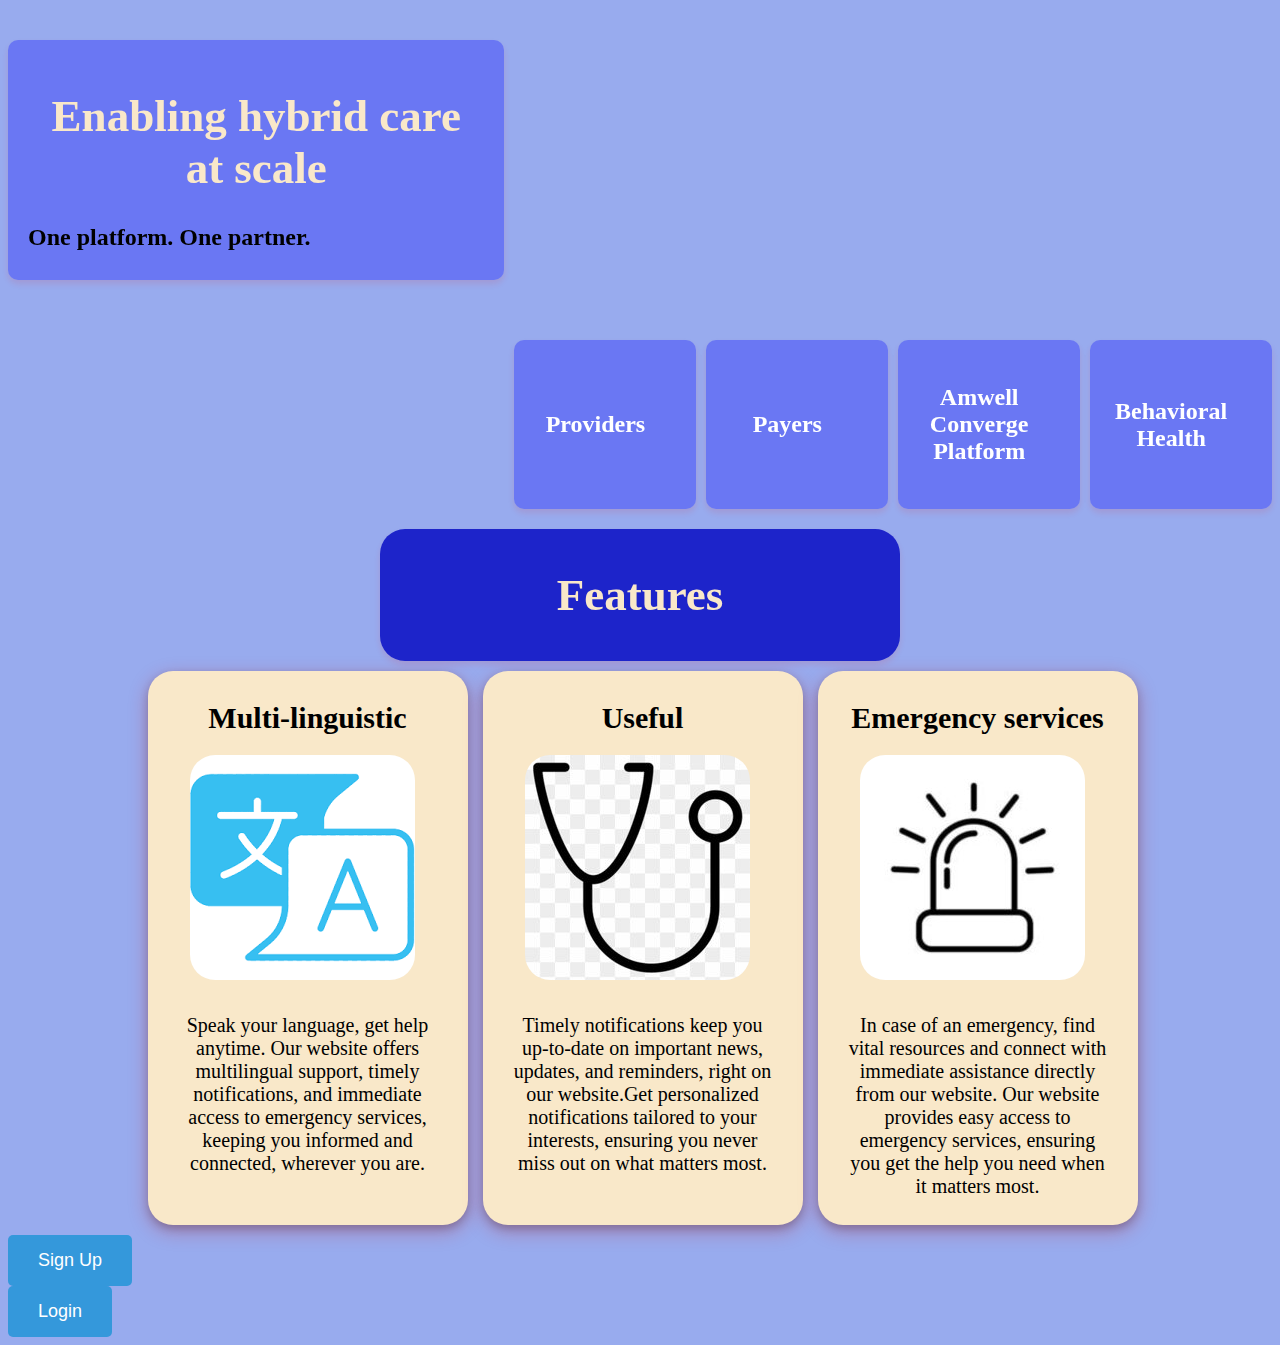
<file: index.html>
<!DOCTYPE html>
<html lang="en">
<head>
    <meta charset="UTF-8">
    <meta name="viewport" content="width=device-width, initial-scale=1.0">
    <link rel="stylesheet" href="./style.css">
    <link rel="stylesheet" href="./vallen.css">
    <title>Document</title>
</head>
<body>
<!-- Vallen's code -->
<div id="vallen-box">
<div class="main box">
    <div class="main">
        <div class="masthead__content">
            <h1 id="HomepageMasthead" class="masthead__heading-text rtf">
                Enabling hybrid care at scale
            </h1>
            <h2 class="masthead__subheading-text rtf">
                One platform. One partner.
            </h2>
        </div>
        <div class="providers">
            <p>Providers</p>
        </div>
        <div class="payers">
            <p>Payers</p>
        </div>
        <div class="Amwell_Converge_Platform">
            <p>Amwell Converge Platform</p>
        </div>
        <div class="Behavioral_Health">
            <p>Behavioral Health</p>
        </div>
    </div>
</div>
</div></div>
<!-- Vallen's code end -->
<!-- Azaan's code -->
    <div id="head"><h1>Features</h1></div>
    
    <div class="cards">
    <div id="cards-back">
        <div class="card-1">
            <div class="card-body">
                <h5 class="card-title">Multi-linguistic</h5>
                <img src="./download.png">
                <p class="card-text">Speak your language, get help anytime. Our website offers multilingual support, timely notifications, and immediate access to emergency services, keeping you informed and connected, wherever you are.</p>
            </div>
        </div>
    </div>
    <div id="cards-back">
        <div class="card-1">
            <div class="card-body">
                <h5 class="card-title">Useful </h5>
                <img id="useful-img" src="./useful.jpg">
                <p class="card-text">Timely notifications keep you up-to-date on important news, updates, and reminders, right on our website.Get personalized notifications tailored to your interests, ensuring you never miss out on what matters most.</p>
            </div>
        </div>
    </div>
<div id="cards-back">
        <div class="card-1">
            <div class="card-body">
                <h5 class="card-title">Emergency services</h5>
                <img src="./emergency-alarm-light-line-style-icon-free-vector.jpg">
                <p class="card-text">In case of an emergency, find vital resources and connect with immediate assistance directly from our website. Our website provides easy access to emergency services, ensuring you get the help you need when it matters most.</p>
            </div>
        </div>
    </div>
</div>
<!-- Azaan's code end-->

<!-- Sign up button -->
<div>
    <a href="./sign.html">
<button class="styled-button">Sign Up</button>
    </a>
</div>


<!-- Login button -->
<a href="./login.html">
<button class="styled-button">Login</button>
</a>
<!-- Login button -->
<script src="//code.tidio.co/he1bucp5nhzjy6dkn0gebktcpzprni0d.js" async></script>
</body>
</html>
</file>
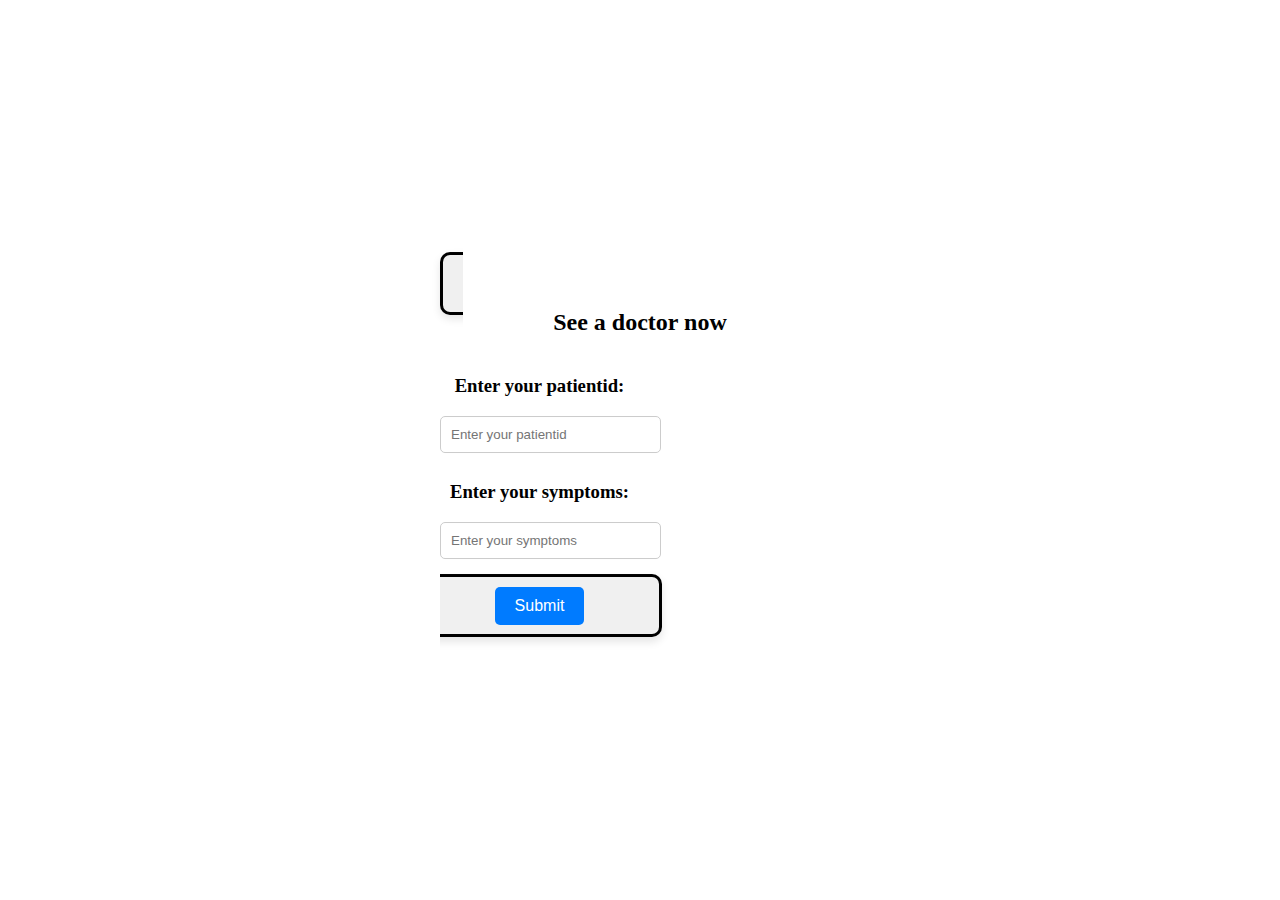
<file: see-a-doctor.html>
<!DOCTYPE html>
<html lang="en">
<head>
    <meta charset="UTF-8">
    <meta name="viewport" content="width=device-width, initial-scale=1.0">
    <link rel="stylesheet" href="see-a-doctor.css">
    <title>Contact a doctor</title>
</head>
<body>
    <div class="card">
        <card>
            <h1>See a doctor now</h1>
            <form>
                <h3>Enter your patientid:</h3>
                <input type="text" id="userid" name="userid" placeholder= "Enter your patientid" required>
                <h3>Enter your symptoms:</h3>
                <input type="text" id="username" name="username" placeholder="Enter your symptoms" required>
                <br>
                <br>
                <button type="submit">Submit</button>
            </form>
        </card>
    </div>
</body>
</html>
</file>
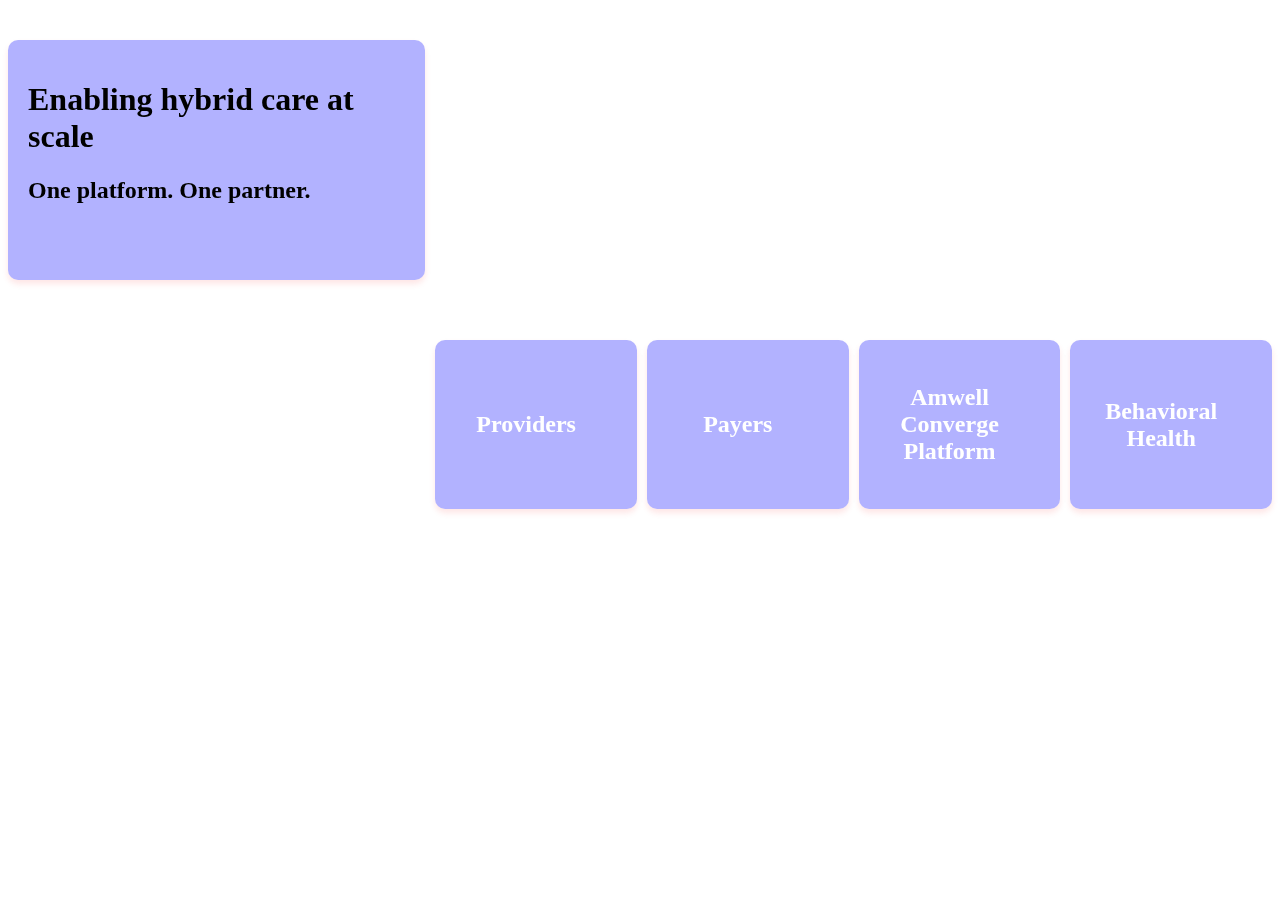
<file: vallen.html>
<!DOCTYPE html>
<html lang="en">
<head>
    <meta charset="UTF-8">
    <meta name="viewport" content="width=device-width, initial-scale=1.0">
    <title>Telemedicine</title>
    <link rel="stylesheet" href="vallen.css">
</head>
<body>
    <div class="main box">
        <div class="main">
            <div class="masthead__content">
                <h1 id="HomepageMasthead" class="masthead__heading-text rtf">
                    Enabling hybrid care at scale
                </h1>
                <h2 class="masthead__subheading-text rtf">
                    One platform. One partner.
                </h2>
            </div>
            <div class="providers">
                <p>Providers</p>
            </div>
            <div class="payers">
                <p>Payers</p>
            </div>
            <div class="Amwell_Converge_Platform">
                <p>Amwell Converge Platform</p>
            </div>
            <div class="Behavioral_Health">
                <p>Behavioral Health</p>
            </div>
        </div>
    </div>
</body>
</html>
</file>
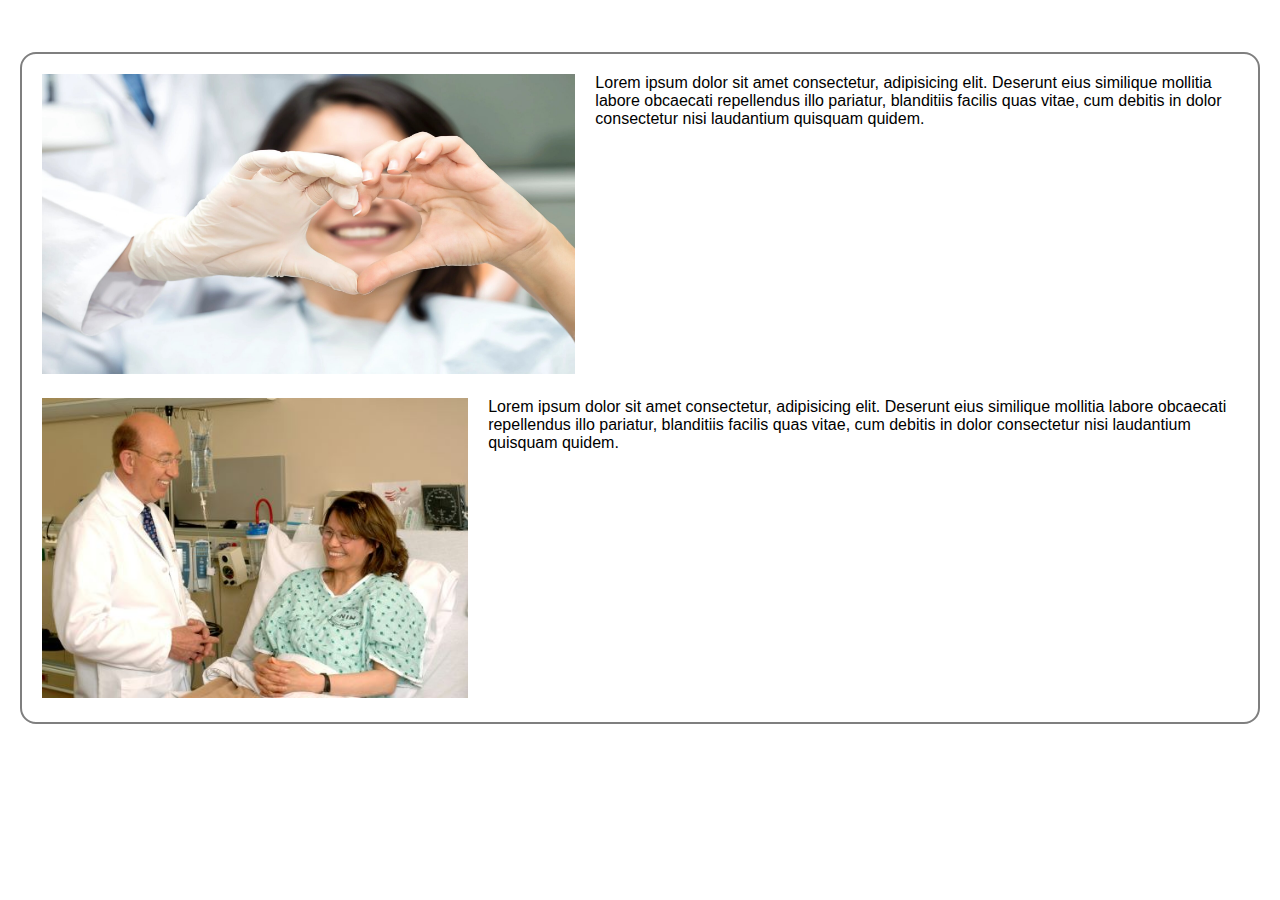
<file: webpg.html>
<!DOCTYPE html>
<html lang="en">
<head>
    <meta charset="UTF-8">
    <meta name="viewport" content="width=device-width, initial-scale=1.0">
    <title>Grid Layout</title>
    <link rel="stylesheet" href="webpg.css">
</head>
<body>
    <div class="container">
        <div class="grid-item">
            <div class="image">
                <img src="./background image.jpg" alt="Image 1">
            </div>
            <div class="text">
                <p>Lorem ipsum dolor sit amet consectetur, 
                    adipisicing elit. Deserunt eius similique mollitia labore obcaecati repellendus 
                    illo pariatur, blanditiis facilis quas vitae, 
                    cum debitis in dolor consectetur nisi laudantium quisquam quidem.
                </p>
            </div>
        </div>
        <div class="grid-item">
            <div class="image">
                <img src="national-cancer-institute-gO-iULv-qbU-unsplash.jpg" alt="Image 2">
            </div>
            <div class="text">
                <p>Lorem ipsum dolor sit amet consectetur, 
                    adipisicing elit. Deserunt eius similique mollitia labore obcaecati repellendus 
                    illo pariatur, blanditiis facilis quas vitae, 
                    cum debitis in dolor consectetur nisi laudantium quisquam quidem.
                </p>
            </div>
        </div>
        <!-- Add more grid-items as needed -->
    </div>
</body>
</html>
</file>
<file: style.css>
.card-1{
  background-color: #F9E8C9;
  height: 534px;
  width: 300px;
  border-radius: 10px;
  margin: 10px;
  margin-right: 5px;
  padding: 10px;
  border-radius: 25px;
  box-shadow: 0 4px 8px 0 rgba(0, 0, 0, 0.2), 0 6px 20px 0 rgba(215, 12, 12, 0.266);

}

.card-1:hover {
  background: linear-gradient(
  to bottom,
  #F2FBFF 0%, /* Very light blue */
  #E2F5FD 50%, /* Light, refreshing blue */
  #D2EFFB 100% /* Slightly deeper blue for subtle contrast */
);
  transition: 0.5s;
  box-shadow: 0 8px 16px 0 rgba(2, 0, 0, 0.364), 0 12px 40px 0 rgba(0, 0, 0, 0.456);
}

#head{
  background-color: #1D24CA;
  height: fit-content;
  width: 500px;
  margin: auto;
  padding: 10px;
  display: flex;
  justify-content: center;
  text-align: center;
  border-radius: 25px;
  backdrop-filter: blur(10px); 
  box-shadow: 0 4px 6px rgba(246, 7, 7, 0.1);
}

h1{
  color: #F9E8C9;
  align-items: center;
  font-size: 45px;
  text-align: center;

}

img{
  /* text-align: center; */
  margin-left: 2pc;
  border-radius: 25px;
}
.cards{
  display: flex;
  flex-wrap: wrap;
  justify-content: flex-end;
  align-items: center;
  margin: 10px;
  width: fit-content;
  margin: 0 auto;
}

body{
  background-color: #98ABEE;
}
.card-title{
  text-align: center;
  font-size: 30px;
  font-weight: bold;
  color: rgb(0, 0, 0);
  padding: 10px;
  margin: 10px;
}

.card-text{
  text-align: center;
  font-size: 20px;
  color: rgb(0, 0, 0);
  padding: 10px;
  /* shift the text down */
  margin: 10px;
  margin-top: 20px;
}

.styled-button {
  background-color: #3498db;
  color: #fff;
  padding: 15px 30px;
  font-size: 18px;
  border: none;
  border-radius: 5px;
  cursor: pointer;
  transition: background-color 0.3s;
  display: inline-block;
  text-align: center;
}

.styled-button:hover {
  background-color: #2980b9; /* Change background color on hover */
}
</file>
<file: vallen.css>
.providers, .payers, .Amwell_Converge_Platform, .Behavioral_Health {
    background-color: #1A3E67BF;
    width: 150px; 
    height: auto;
    color: white;
    padding: 20px 40px 20px 20px;
    border-radius: 8px/9.33%;
    border-radius: 10px;
    margin-top : 300px;
    margin-left: 10px;
    display: flex;
    justify-content: space-around;
    align-items: left;
    flex-wrap: wrap;
    flex-direction: column;
    font-size: 24px;
    font-weight: bold;
    margin-bottom: 20px;
    transition: 0.3s;
    cursor: pointer;
    text-decoration: none;
    text-align: center;
    background: rgba(0, 0, 255, 0.301); 
    border-radius: 10px;
    backdrop-filter: blur(5px); 
    box-shadow: 0 4px 6px rgba(246, 7, 7, 0.1);
}

.main {
    display: flex;
    flex-wrap: nowrap;
    margin-top: 20px;
}

.masthead__content {
    /* padding-top: 60px;
    padding-left: 50px;
    white-space: nowrap;
    margin-top: 20px;
    text-align: left;
    font-size: 20px;
    font-weight: bold;
    padding: 10px;
    margin: 10px;*/
    height: 200px;
    /*
    background-color: rgba(128, 128, 128, 0.327);
    border-radius: 25px; */

    background: rgba(0, 0, 255, 0.301); 
    border-radius: 10px;
    padding: 20px;
    backdrop-filter: blur(10px); 
    box-shadow: 0 4px 6px rgba(246, 7, 7, 0.1); 
}
</file>
<file: see-a-doctor.css>
.card {
    position: absolute;
    top: 50%;
    left: 50%;
    transform: translate(-50%, -50%);
    width: 400px; /* Adjust the width as needed */
}

.card card {
    text-align: center;
    background-color: #f0f0f0;
    padding: 20px;
    border: solid black;
    border-radius: 10px;
    box-shadow: 0 4px 8px rgba(0, 0, 0, 0.1);
}

.card h1 {
    font-size: 24px;
    margin-bottom: 20px;
}

.card form {
    display: inline-block;
}

.card input[type="text"] {
    width: 100%;
    padding: 10px;
    margin-bottom: 10px;
    border: 1px solid #ccc;
    border-radius: 5px;
}

.card button {
    background-color: #007bff;
    color: #fff;
    padding: 10px 20px;
    border: none;
    border-radius: 5px;
    cursor: pointer;
    font-size: 16px;
}

.card button:hover {
    background-color: #0056b3;
}
</file>
<file: webpg.css>
body {
    font-family: Arial, sans-serif;
    margin: 10px;
    padding: 10px;
}

.container {
    display: grid;
    grid-template-columns: 1fr;
    grid-template-rows: auto;
    grid-gap: 20px;
    border: 2px solid rgba(0, 0, 0, 0.5); /* Semi-transparent black border */
    border-radius: 1rem;
    
    max-block-size: 800px;/* Adjust max-width as needed */
    margin: 0 auto; /* Center align */
    padding: 20px 20px;
    margin-top: 2rem; 
    transition: border-color 0.3s, box-shadow 0.3s; /* Smooth transition effect */
    /* Add margin on both sides */
}
.container:hover {
    border-color: rgba(0, 0, 0, 0.8); /* Darker border color on hover */
    box-shadow: 0 0 10px rgba(0, 0, 0, 0.3); /* Box shadow on hover */
}

.grid-item {
    display: grid;
    grid-template-columns: auto 1fr;
    grid-gap: 20px;
}

.image img {
    max-width: 100%;
    height: 300px;
    width: fit-content;
}

.text p {
    margin: 0;
}
</file>
